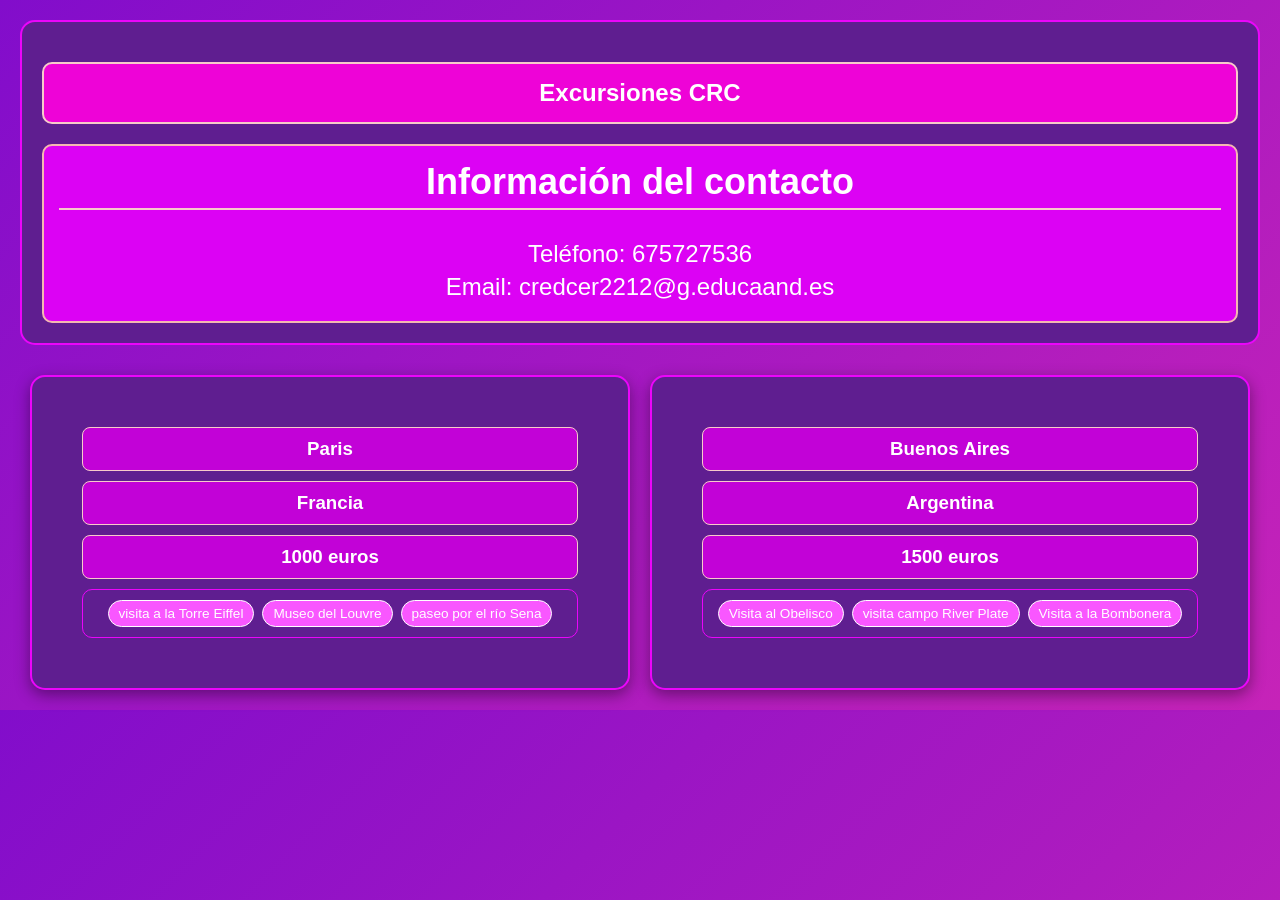
<file: Redondo_Cervantes/html/index.html>
<!doctype html>
<html lang="es">
  <head>
    <title>Examen -JSON+JS - DAM</title>
    <meta name="description" content="Examen -JSON+JS - DAM" />
    <meta name="author" content="Cristian-Redondo-Cervantes" />
    <link rel="icon" href="../Images/favicon.jpeg" type="image/jpeg" />
    <meta charset="UTF-8" />
    <script defer src="../javascript/Redondo_Cervantes_recuperarDatos.js"></script>
    <link rel="stylesheet" href="../css/Redondo_Cervantes_estilos.css" />
  </head>
  <body>
    <section id="datos"></section>
    <section id="excursiones"></section>
  </body>
</html>
</file>
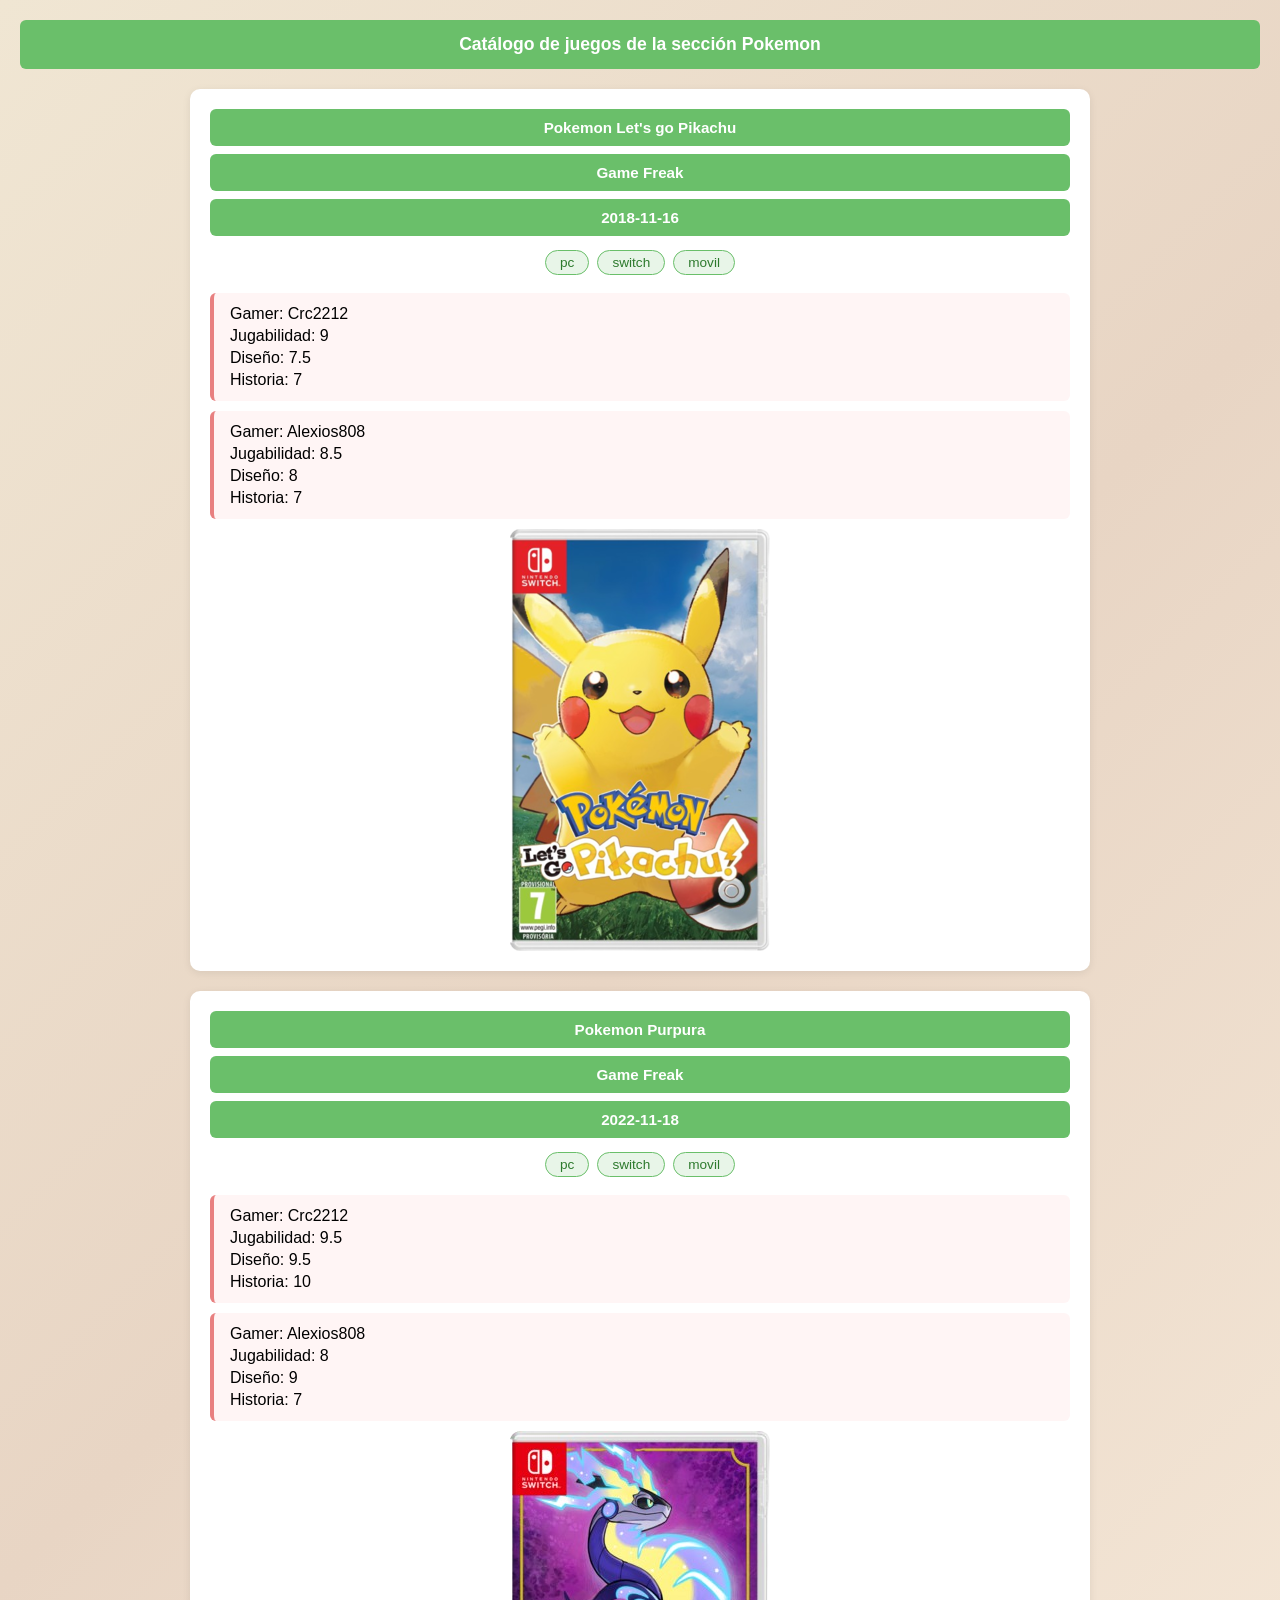
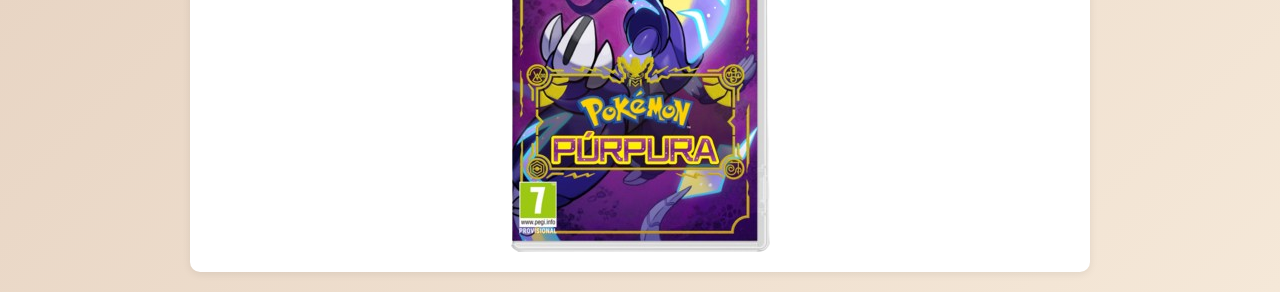
<file: JsonExamenPrueba/html/Ejercicio1.html>
<!doctype html>
<html lang="es">
  <head>
    <title>ExamenPrueba -JSON+JS - DAM</title>
    <meta name="description" content="ExamenPrueba -JSON+JS - DAM" />
    <meta name="author" content="Cristian-Redondo-Cervantes" />
    <link rel="icon" href="../Images/favicon.jpeg" type="image/jpeg" />
    <meta charset="UTF-8" />
    <script defer src="../Js/datosVideojuegos.js"></script>
    <link rel="stylesheet" href="../css/estilos.css" />
  </head>

  <body>
    <header>Catálogo de juegos de la sección Pokemon</header>
    <main id="videojuegos"></main>
  </body>
</html>
</file>
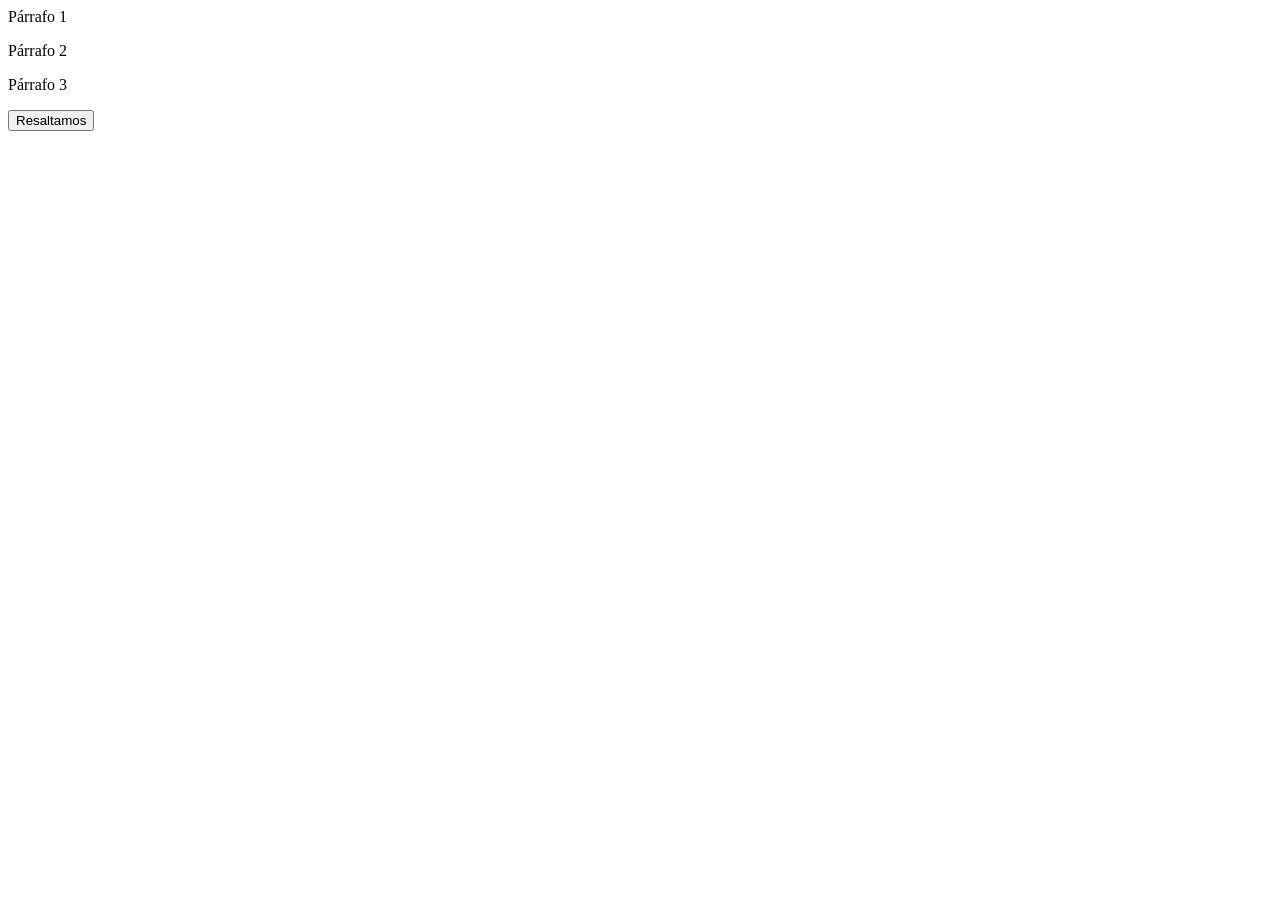
<file: JsonParte2/html/tarea1.html>
<html lang="es">
  <head>
    <title>EJ1 - Relacion 2 -JSON+JS - DAM</title>
    <meta name="description" content="Relacion 2 -JSON+JS - DAM" />
    <meta name="author" content="Cristian-Redondo-Cervantes" />
    <link rel="icon" href="../Images/favicon.jpeg" type="image/jpeg" />
    <meta charset="UTF-8" />
    <script defer src="../script/tarea1.js"></script>
  </head>
  <body>
    <p>Párrafo 1</p>
    <p>Párrafo 2</p>
    <p id="par3">Párrafo 3</p>
    <button type="button" value="Resaltar" id="boton">Resaltamos</button>
  </body>
</html>
</file>
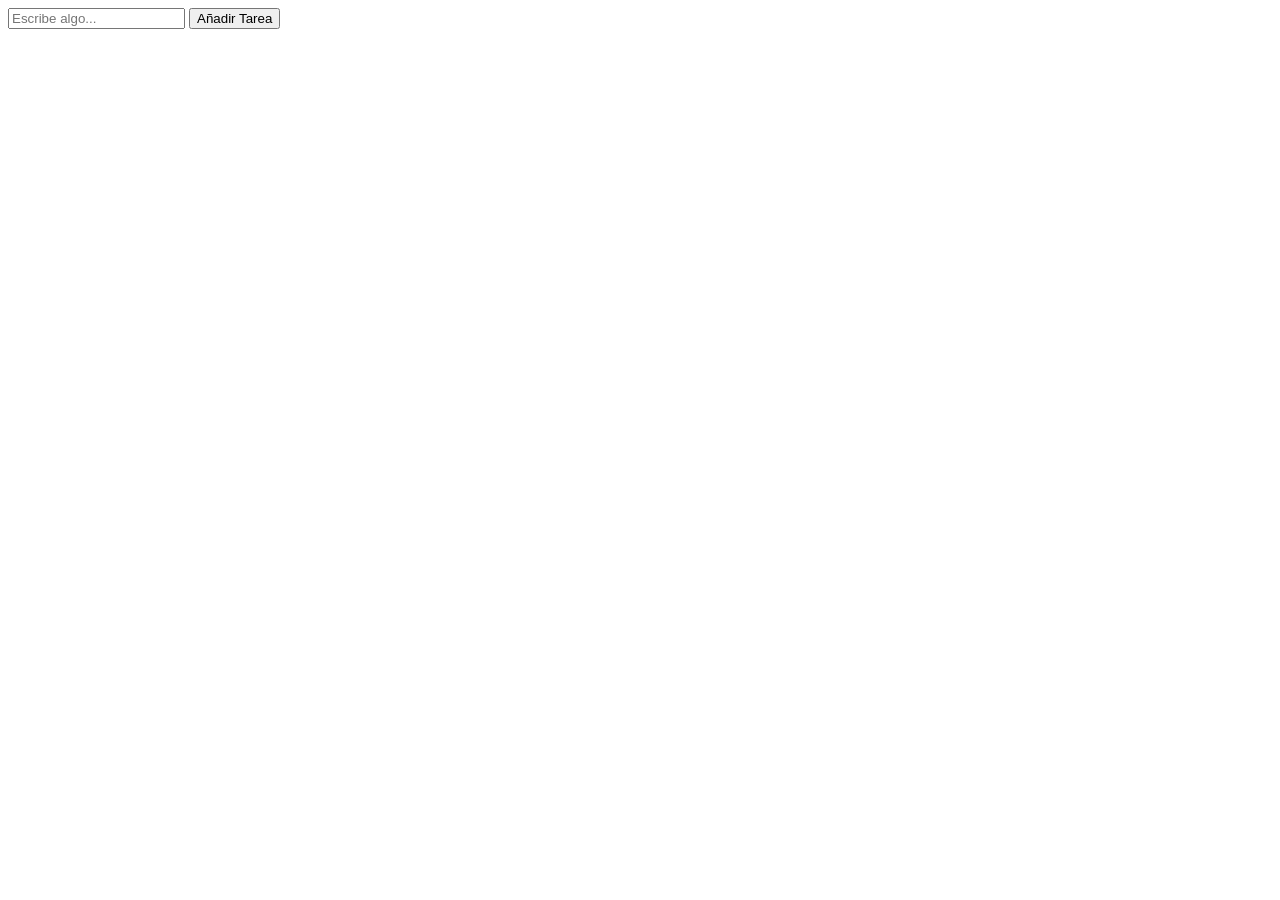
<file: JsonParte2/html/tarea2.html>
<html lang="es">
  <head>
    <title>Relacion 2 -JSON+JS - DAM</title>
    <meta name="description" content="Relacion 2 -JSON+JS - DAM" />
    <meta name="author" content="Cristian-Redondo-Cervantes" />
    <link rel="icon" href="../Images/favicon.jpeg" type="image/jpeg" />
    <meta charset="UTF-8" />
    <script defer src="../script/tarea2.js"></script>
  </head>
  <body>
    <input type="text" id="campo" placeholder="Escribe algo..." />
    <button type="button" id="boton">Añadir Tarea</button>
    <ul id="lista"></ul>
  </body>
</html>
</file>
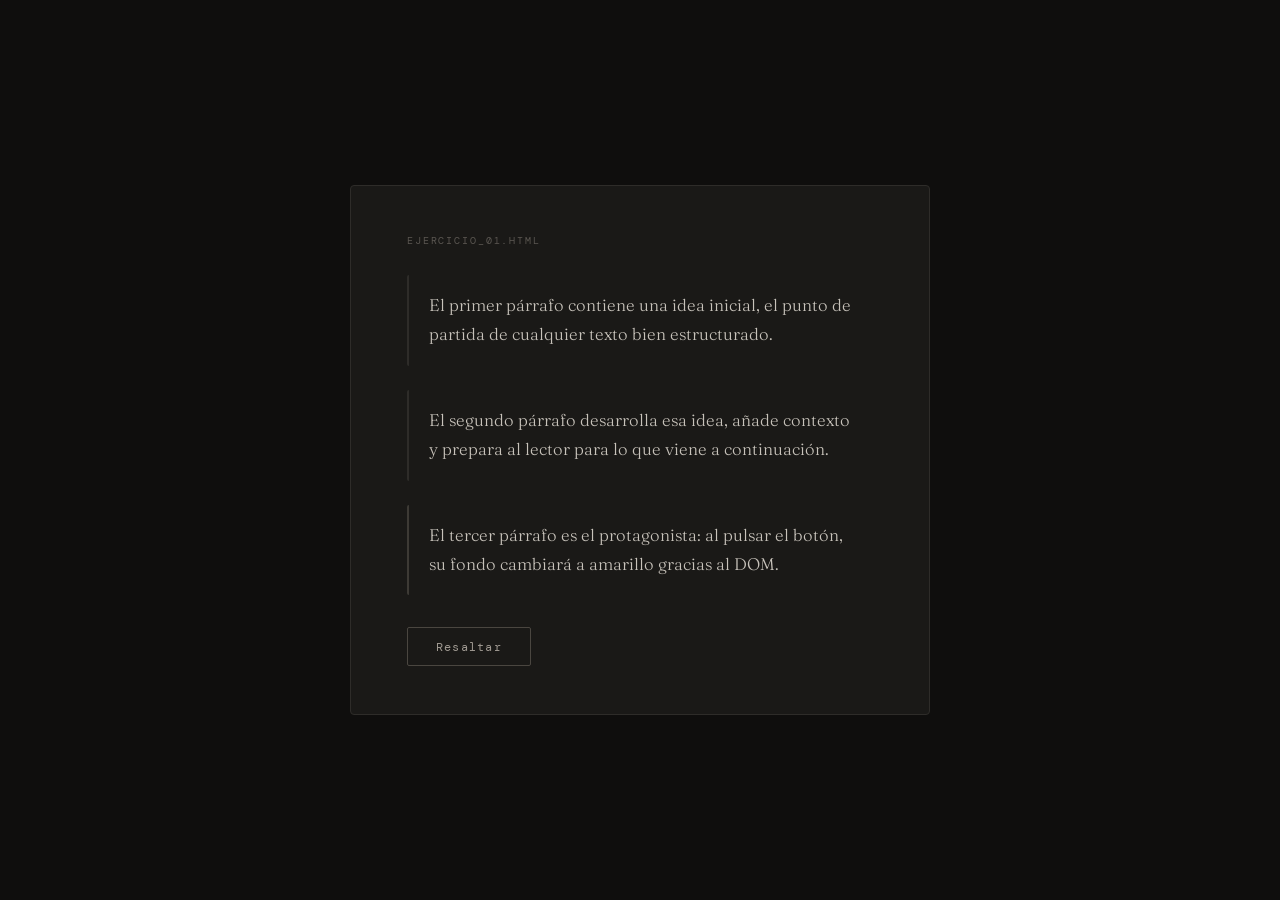
<file: Pruebas/hmtl/PruebaClaude.html>
<html lang="es">
  <head>
    <title>PruebaIA - Relacion 2 -JSON+JS - DAM</title>
    <meta name="description" content="Relacion 2 -JSON+JS - DAM" />
    <meta name="author" content="Cristian-Redondo-Cervantes" />
    <link rel="icon" href="../Images/favicon.jpeg" type="image/jpeg" />
    <meta charset="UTF-8" />
    <style>
      @import url("https://fonts.googleapis.com/css2?family=DM+Mono:wght@400;500&family=Fraunces:ital,wght@0,300;1,600&display=swap");

      *,
      *::before,
      *::after {
        box-sizing: border-box;
        margin: 0;
        padding: 0;
      }

      body {
        min-height: 100vh;
        background: #0f0e0d;
        display: flex;
        align-items: center;
        justify-content: center;
        font-family: "DM Mono", monospace;
        padding: 2rem;
      }

      .card {
        background: #1a1917;
        border: 1px solid #2e2c29;
        border-radius: 4px;
        padding: 3rem 3.5rem;
        max-width: 580px;
        width: 100%;
        display: flex;
        flex-direction: column;
        gap: 1.5rem;
      }

      .label {
        font-size: 0.65rem;
        letter-spacing: 0.18em;
        text-transform: uppercase;
        color: #5a5651;
        margin-bottom: 0.25rem;
      }

      p {
        font-family: "Fraunces", serif;
        font-size: 1.05rem;
        font-weight: 300;
        line-height: 1.75;
        color: #c8c3bb;
        padding: 1rem 1.25rem;
        border-left: 2px solid #2e2c29;
        border-radius: 2px;
        transition:
          background 0.4s ease,
          border-color 0.4s ease,
          color 0.4s ease;
      }

      p#p3 {
        border-left-color: #3d3a35;
      }

      p.highlighted {
        background: #f5e642;
        border-left-color: #c9bb00;
        color: #1a1917;
      }

      button {
        align-self: flex-start;
        margin-top: 0.5rem;
        padding: 0.65rem 1.75rem;
        background: transparent;
        border: 1px solid #4a4640;
        border-radius: 2px;
        color: #a09a92;
        font-family: "DM Mono", monospace;
        font-size: 0.78rem;
        letter-spacing: 0.1em;
        cursor: pointer;
        transition:
          border-color 0.2s,
          color 0.2s,
          background 0.2s;
      }

      button:hover {
        border-color: #f5e642;
        color: #f5e642;
        background: rgba(245, 230, 66, 0.05);
      }

      button:active {
        transform: scale(0.98);
      }
    </style>
  </head>
  <body>
    <div class="card">
      <div class="label">ejercicio_01.html</div>

      <p id="p1">
        El primer párrafo contiene una idea inicial, el punto de partida de
        cualquier texto bien estructurado.
      </p>
      <p id="p2">
        El segundo párrafo desarrolla esa idea, añade contexto y prepara al
        lector para lo que viene a continuación.
      </p>
      <p id="p3">
        El tercer párrafo es el protagonista: al pulsar el botón, su fondo
        cambiará a amarillo gracias al DOM.
      </p>

      <button onclick="resaltar()">Resaltar</button>
    </div>

    <script>
      function resaltar() {
        const tercerParrafo = document.querySelector("#p3");
        tercerParrafo.style.backgroundColor = "yellow";
      }
    </script>
  </body>
</html>
</file>
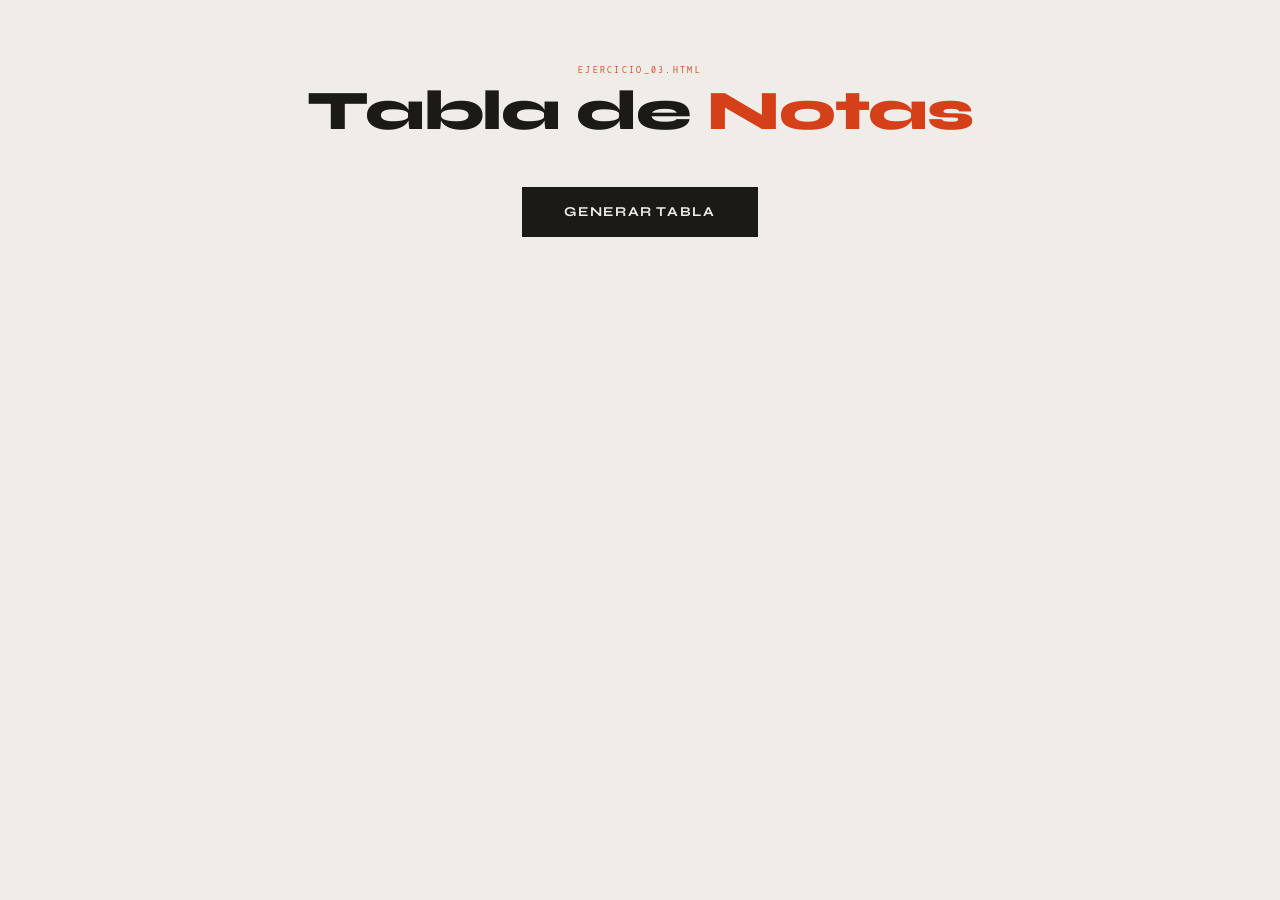
<file: Pruebas/hmtl/PruebaClaude2.html>
<!DOCTYPE html>
<html lang="es">
<head>
  <meta charset="UTF-8">
  <title>Ejercicio 3 – Tabla dinámica</title>
  <style>
    @import url('https://fonts.googleapis.com/css2?family=Syne:wght@400;700;800&family=Inconsolata:wght@300;400;500&display=swap');

    :root {
      --bg: #f0ede8;
      --ink: #1c1a17;
      --accent: #d4401a;
      --line: #1c1a17;
      --row-alt: #e4e0da;
      --header-bg: #1c1a17;
      --header-fg: #f0ede8;
    }

    *, *::before, *::after { box-sizing: border-box; margin: 0; padding: 0; }

    body {
      min-height: 100vh;
      background: var(--bg);
      font-family: 'Inconsolata', monospace;
      color: var(--ink);
      display: flex;
      flex-direction: column;
      align-items: center;
      justify-content: flex-start;
      padding: 4rem 2rem;
      gap: 3rem;
    }

    header {
      text-align: center;
    }

    .kicker {
      font-size: 0.65rem;
      letter-spacing: 0.22em;
      text-transform: uppercase;
      color: var(--accent);
      margin-bottom: 0.5rem;
    }

    h1 {
      font-family: 'Syne', sans-serif;
      font-weight: 800;
      font-size: clamp(2rem, 5vw, 3.5rem);
      line-height: 1;
      letter-spacing: -0.02em;
    }

    h1 span { color: var(--accent); }

    button {
      font-family: 'Syne', sans-serif;
      font-weight: 700;
      font-size: 0.85rem;
      letter-spacing: 0.12em;
      text-transform: uppercase;
      padding: 0.9rem 2.5rem;
      background: var(--ink);
      color: var(--bg);
      border: 2px solid var(--ink);
      cursor: pointer;
      transition: background 0.2s, color 0.2s;
      outline: none;
    }

    button:hover {
      background: var(--accent);
      border-color: var(--accent);
    }

    button:active { transform: scale(0.97); }

    #tabla-container {
      width: 100%;
      max-width: 620px;
    }

    /* Estilos que aplicará JS directamente a la tabla generada */
    /* (definidos como clases para que JS las asigne) */

    .tabla-notas {
      width: 100%;
      border-collapse: collapse;
      border: 2px solid var(--line);
      font-family: 'Inconsolata', monospace;
      font-size: 0.95rem;
      animation: fadeIn 0.4s ease;
    }

    @keyframes fadeIn {
      from { opacity: 0; transform: translateY(12px); }
      to   { opacity: 1; transform: translateY(0); }
    }

    .tabla-notas th {
      background: var(--header-bg);
      color: var(--header-fg);
      font-family: 'Syne', sans-serif;
      font-weight: 700;
      letter-spacing: 0.08em;
      text-transform: uppercase;
      font-size: 0.75rem;
      padding: 0.85rem 1.25rem;
      border: 2px solid var(--line);
      text-align: left;
    }

    .tabla-notas td {
      padding: 0.75rem 1.25rem;
      border: 2px solid var(--line);
      color: var(--ink);
    }

    .tabla-notas tr:nth-child(even) td {
      background: var(--row-alt);
    }

    .tabla-notas tr:hover td {
      background: #ffd6cb;
    }
  </style>
</head>
<body>

  <header>
    <p class="kicker">ejercicio_03.html</p>
    <h1>Tabla de <span>Notas</span></h1>
  </header>

  <button onclick="generarTabla()">Generar tabla</button>

  <div id="tabla-container"></div>

  <script>
    const datos = [
      { alumno: "Ana",   n1: 7,  n2: 9 },
      { alumno: "Luis",  n1: 8,  n2: 6 },
      { alumno: "Marta", n1: 10, n2: 9 }
    ];

    const columnas = ["Alumno", "Nota 1", "Nota 2"];
    const claves   = ["alumno", "n1", "n2"];

    function generarTabla() {
      // Limpiar tabla anterior si existe
      const contenedor = document.querySelector('#tabla-container');
      contenedor.innerHTML = '';

      // Crear <table>
      const tabla = document.createElement('table');
      tabla.className = 'tabla-notas';

      // ── Cabecera ──────────────────────────────────────────
      const thead = document.createElement('thead');
      const trHead = document.createElement('tr');

      for (let i = 0; i < columnas.length; i++) {
        const th = document.createElement('th');
        th.appendChild(document.createTextNode(columnas[i]));
        trHead.appendChild(th);
      }

      thead.appendChild(trHead);
      tabla.appendChild(thead);

      // ── Cuerpo: bucles for anidados ───────────────────────
      const tbody = document.createElement('tbody');

      for (let f = 0; f < datos.length; f++) {          // bucle filas
        const tr = document.createElement('tr');

        for (let c = 0; c < claves.length; c++) {        // bucle celdas
          const td = document.createElement('td');
          const texto = document.createTextNode(datos[f][claves[c]]);
          td.appendChild(texto);
          tr.appendChild(td);
        }

        tbody.appendChild(tr);
      }

      tabla.appendChild(tbody);

      // Insertar <table> en el body (dentro del contenedor)
      document.body.appendChild(tabla);          // ← inserción directa en body
      contenedor.appendChild(tabla);             // se mueve al contenedor visual
    }
  </script>

</body>
</html>
</file>
<file: Redondo_Cervantes/css/Redondo_Cervantes_estilos.css>
body{
    margin: 0;
    padding: 20px;
    font-family: Arial, Helvetica, sans-serif;
    background: linear-gradient(135deg, #820dcb, #c623b8);
    color: white;
}

/* ===== SECCIÓN DATOS (ARRIBA) ===== */
#datos{
    background-color: #5f1e90;
    border: 2px solid #eb05fb;
    border-radius: 15px;
    padding: 20px;
    margin-bottom: 30px;
}

#datos h1{
    background-color: #ee03d7;
    border: 2px solid #f8caca;
    border-radius: 10px;
    padding: 15px;
    text-align: center;    
}

#datos div{
    background-color: #dc02f4;
    border: 2px solid #f5b7b1;
    border-radius: 10px;
    padding: 15px;
    text-align:center;
    font-size:x-large;
}

#datos h2{
    margin-top: 0;
    border-bottom: 2px solid #f8caca;
    padding-bottom: 5px;
}

#datos p{
    margin: 5px 0;
}

/* ===== SECCIÓN EXCURSIONES ===== */
#excursiones{
    display: flex; /* cards en fila */
    gap: 20px;
    flex-wrap: wrap;
    justify-content: center;
}

/* ===== CARDS ===== */
card{
    background-color: #5f1e90;
    border: 2px solid #eb05fb;
    border-radius: 15px;
    padding: 15px;
    width: 580px;
    display: flex;
    flex-direction: column;
    gap: 10px;

    box-shadow: 0 5px 15px rgba(0,0,0,0.4);
}

/* TITULOS DE LAS CARDS */

card{
    width:40%;
    padding:50px;
}
card h3{
    margin: 0;
    padding: 10px;
    background-color: #c202d7;
    border: 1px solid #f8caca;
    border-radius: 8px;
    text-align: center;
}

/* CONTENEDOR DE ACTIVIDADES */
card div{
    display: flex; /* flex en los span */
    flex-wrap: wrap;
    gap: 8px;
    justify-content: center;

    background-color: #5f1e90;
    border: 1px solid #eb05fb;
    border-radius: 10px;
    padding: 10px;
}

/* ACTIVIDADES */
card span{
    background-color: #f957ff;
    border: 1px solid #fff;
    border-radius: 20px;
    padding: 5px 10px;
    font-size: 0.85em;
}

/* HOVER SUAVE */
card:hover{
    transform: scale(1.05);
    transition: 0.3s;
    background-color: #62035a;
}
</file>
<file: JsonExamenPrueba/css/estilos.css>
* {
  box-sizing: border-box;
  margin: 0;
  padding: 0;
}

body {
  background: linear-gradient(135deg, #f0e6d3 0%, #e8d5c4 50%, #f5e8d8 100%);
  min-height: 100vh;
  font-family: "Segoe UI", Tahoma, Geneva, Verdana, sans-serif;
  padding: 20px;
}

header {
  background-color: #6abf6a;
  color: white;
  text-align: center;
  padding: 14px 20px;
  font-size: 1.1rem;
  font-weight: 600;
  border-radius: 6px;
  margin-bottom: 20px;
}

#videojuegos {
  display: flex;
  flex-direction: column;
  gap: 20px;
  max-width: 900px;
  margin: 0 auto;
}

/* Cada tarjeta de juego */
section {
  background-color: #ffffff;
  border-radius: 10px;
  padding: 20px;
  box-shadow: 0 2px 8px rgba(0,0,0,0.08);
  display: flex;
  flex-direction: column;
  gap: 8px;
}

/* Nombre, estudio, año — barras verdes */
section > h3 {
  background-color: #6abf6a;
  color: white;
  text-align: center;
  padding: 10px 16px;
  border-radius: 6px;
  font-size: 0.95rem;
  font-weight: 600;
  width: 100%;
}

/* Contenedor de plataformas */
#plataformas {
  display: flex;
  flex-direction: row;
  flex-wrap: wrap;
  gap: 8px;
  justify-content: center;
  padding: 6px 0;
  background: none;
  border: none;
  width: 100%;
  margin: 0;
}

/* Badges de plataformas */
#plataformas span {
  background-color: #e8f5e8;
  border: 1.5px solid #6abf6a;
  color: #2d7a2d;
  padding: 4px 14px;
  border-radius: 20px;
  font-size: 0.85rem;
  font-weight: 500;
}

/* Contenedor de todas las valoraciones */
article {
  display: flex;
  flex-direction: column;
  gap: 10px;
  margin-top: 4px;
}

/* Cada bloque de valoración individual */
div.valoracion {
  background-color: #fff5f5;
  border-left: 4px solid #e88080;
  border-radius: 6px;
  padding: 12px 16px;
  display: flex;
  flex-direction: column;
  gap: 4px;
  width: 100%;
  margin: 0;
}

div.valoracion p {
  font-size: 0.88rem;
  color: #333;
  background: none;
  padding: 0;
  width: auto;
  text-align: left;
  margin: 0;
}
.foto-videojuego {
  max-width: 500px;
  border-radius: 6px;
  margin: 0 auto;
}
</file>
